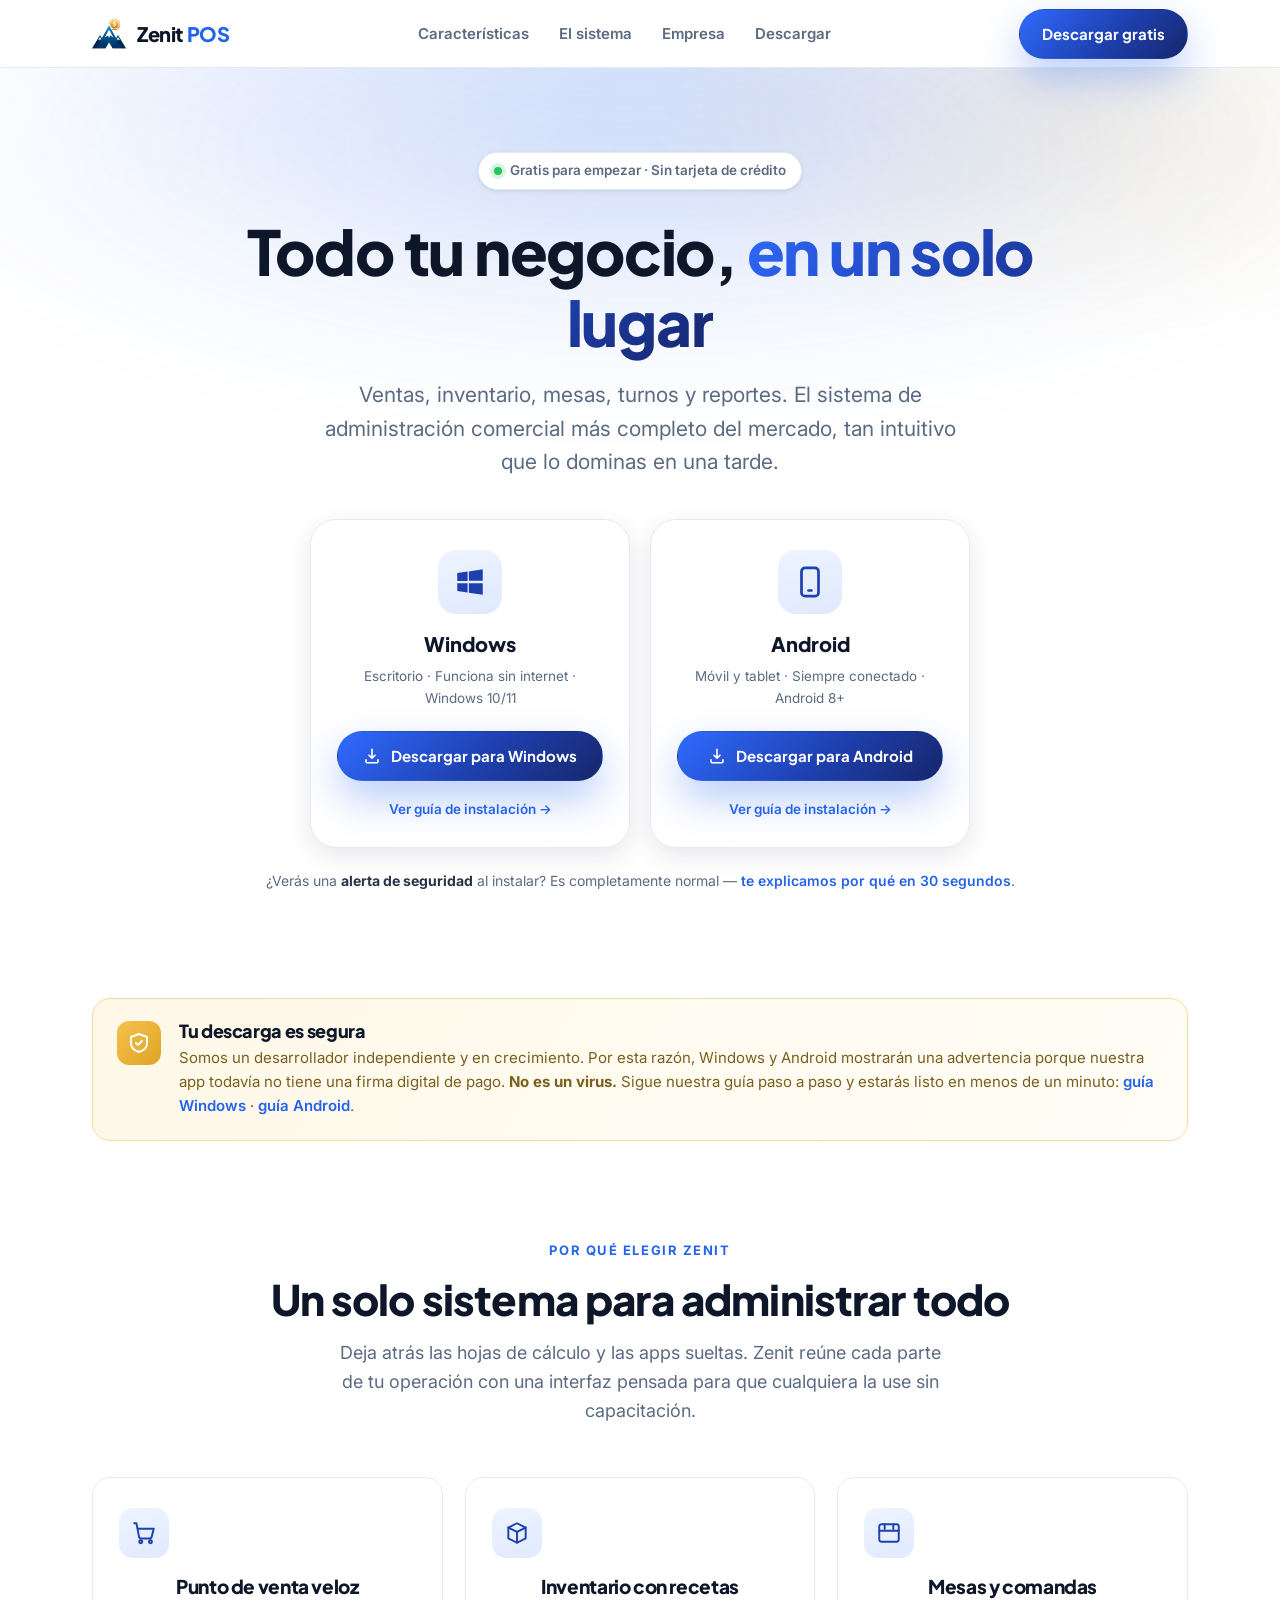
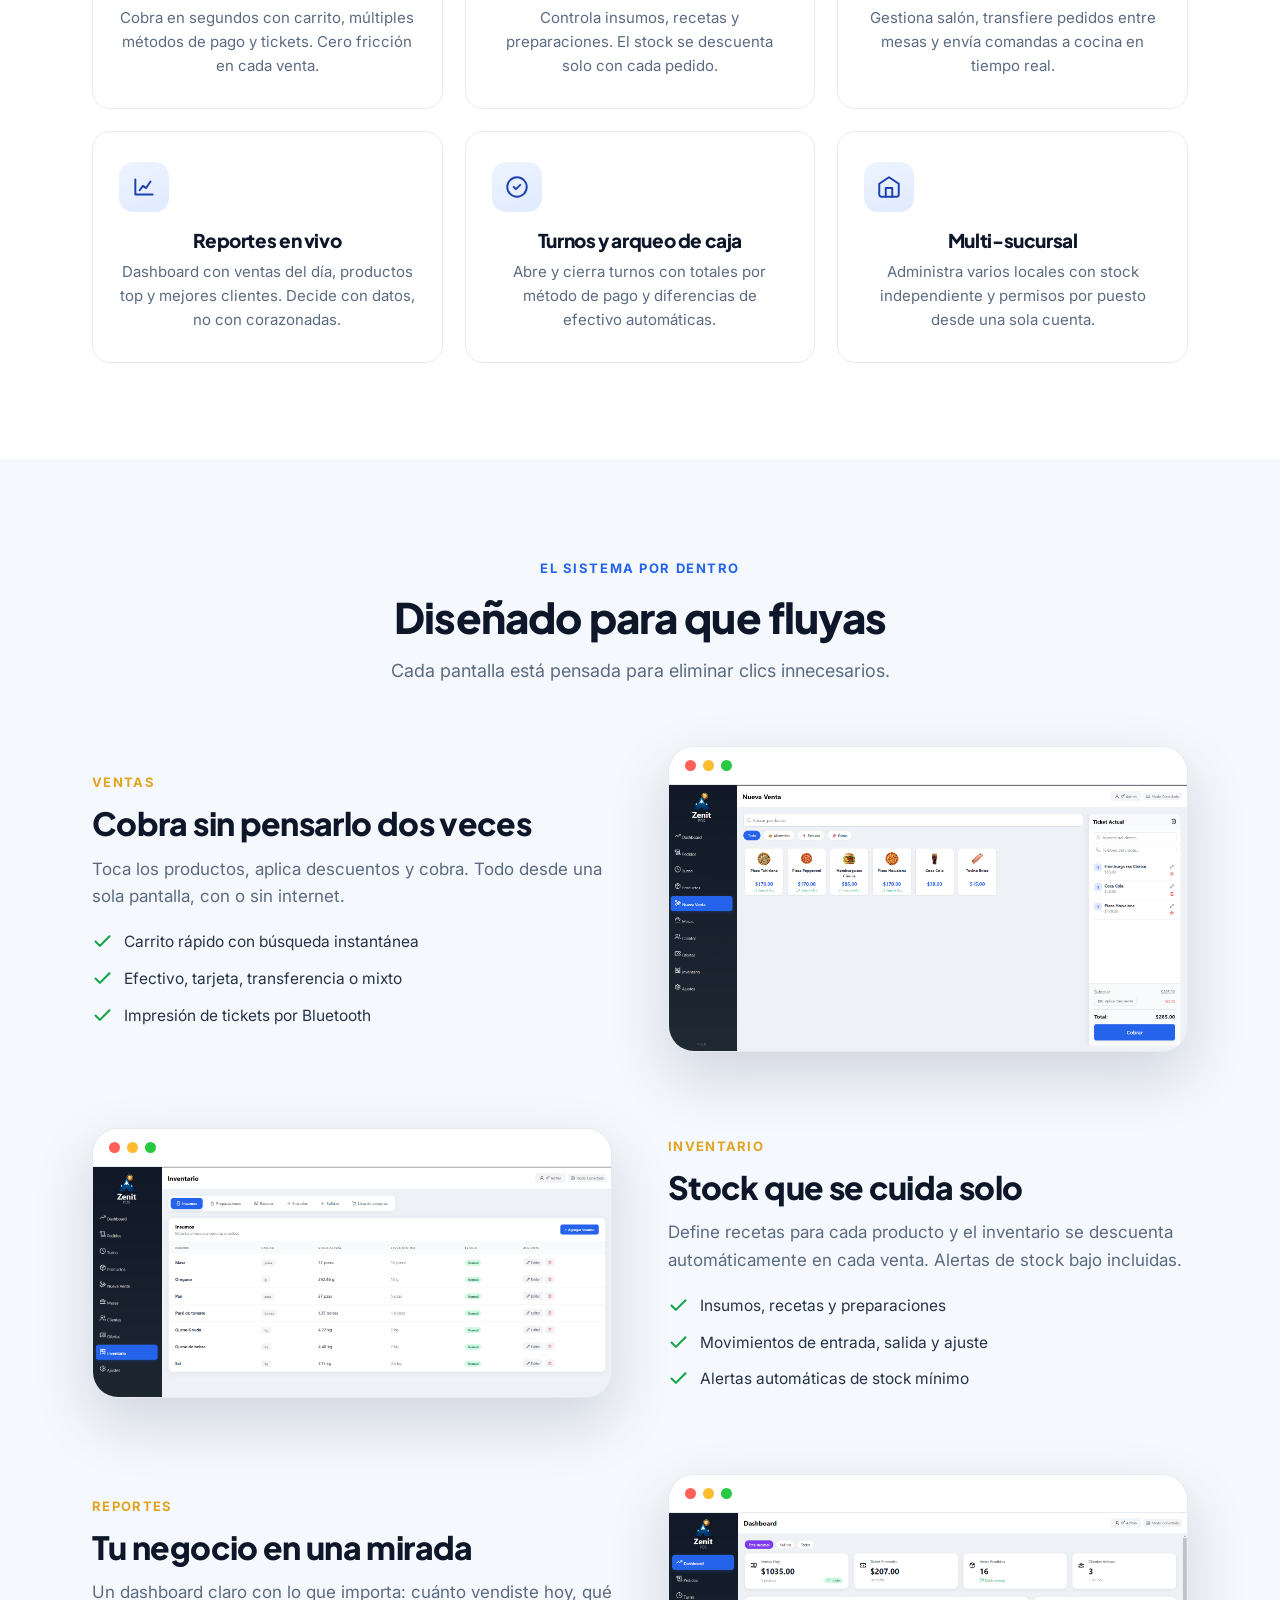
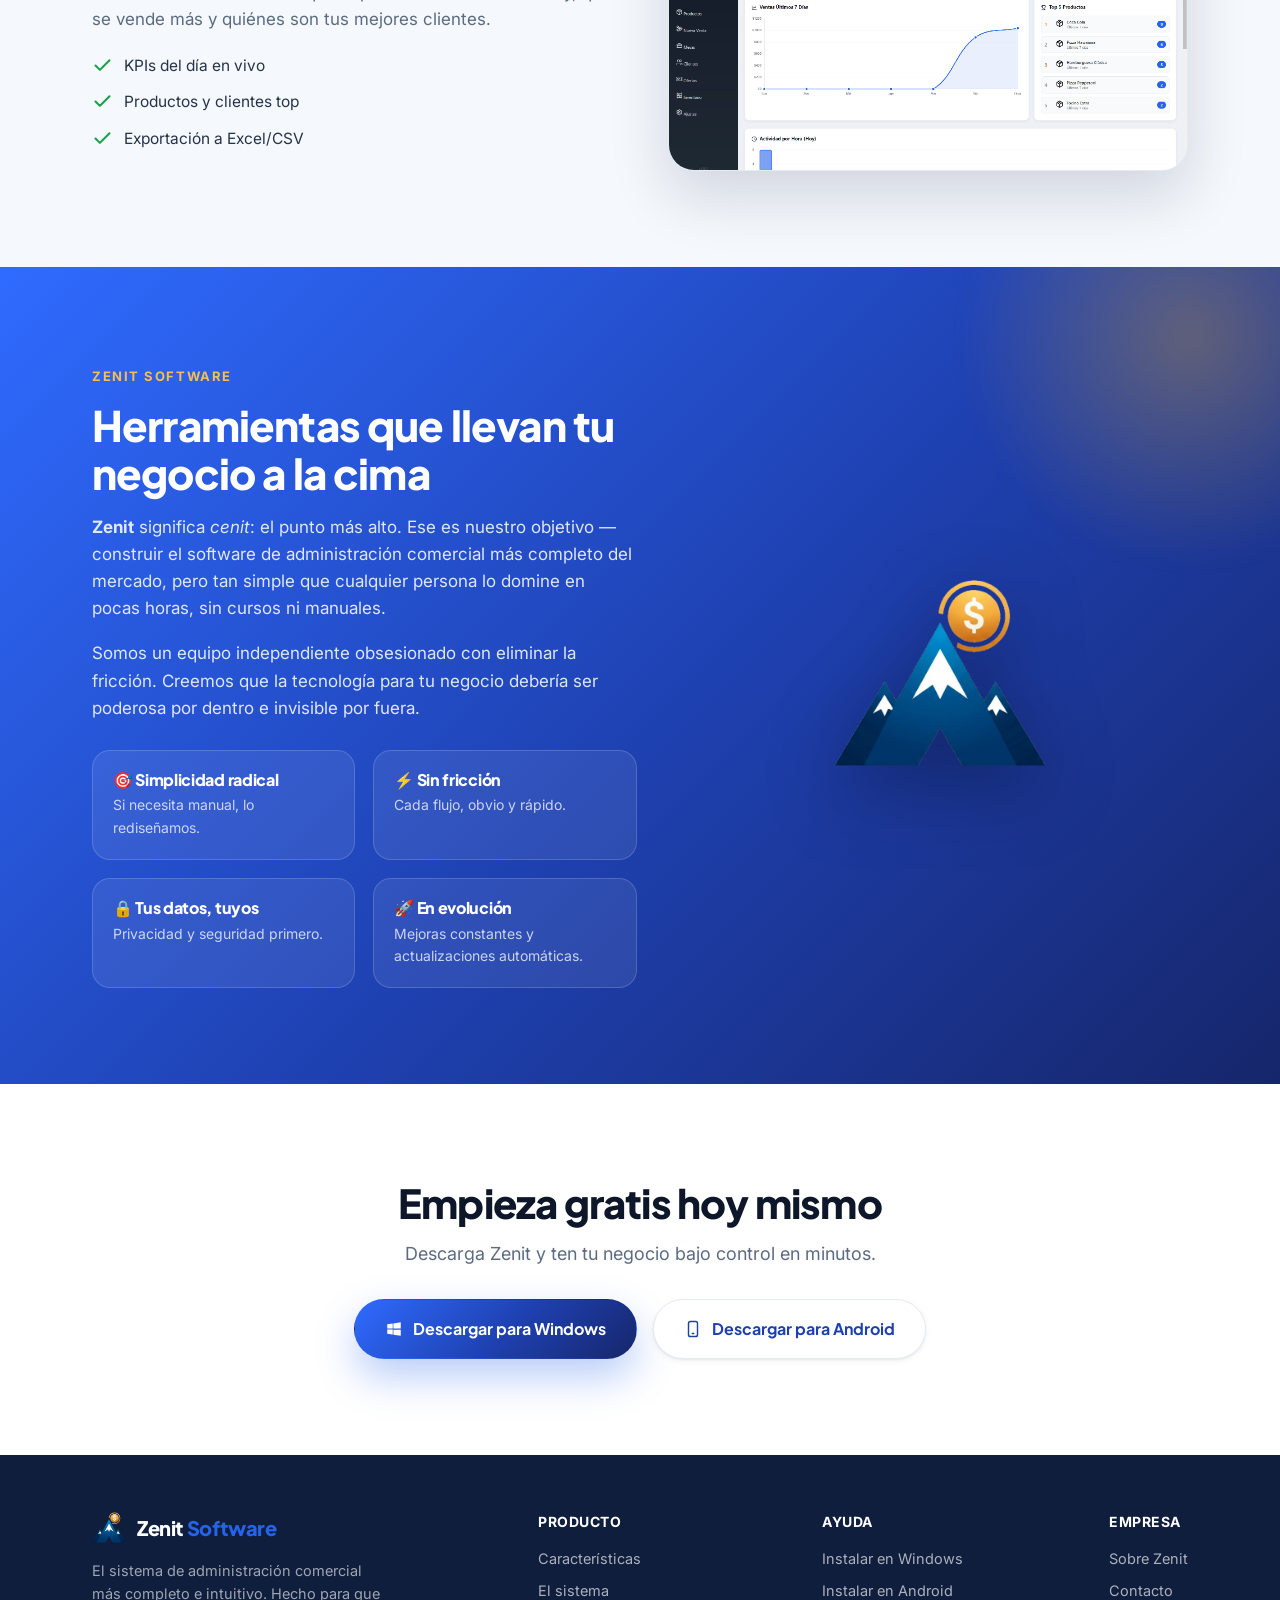
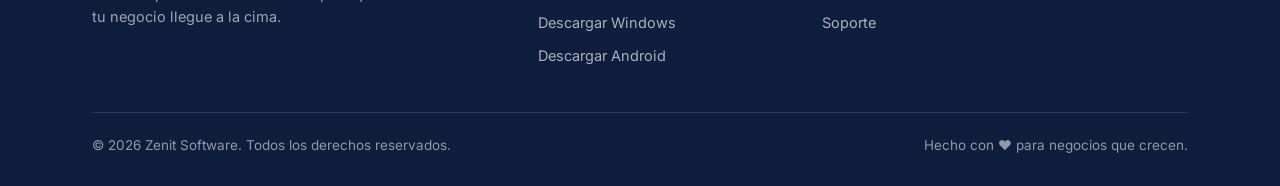
<file: index.html>
<!DOCTYPE html>
<html lang="es">
<head>
  <meta charset="UTF-8" />
  <meta name="viewport" content="width=device-width, initial-scale=1.0" />
  <title>Zenit POS — El sistema de administración comercial más completo e intuitivo</title>
  <meta name="description" content="Zenit POS: punto de venta, inventario, mesas, turnos y multi-sucursal en un solo lugar. Descarga gratis para Windows y Android." />
  <link rel="icon" type="image/png" href="assets/img/favicon.png" />
  <link rel="preconnect" href="https://fonts.googleapis.com" />
  <link rel="preconnect" href="https://fonts.gstatic.com" crossorigin />
  <link href="https://fonts.googleapis.com/css2?family=Inter:wght@400;500;600;700&family=Plus+Jakarta+Sans:wght@600;700;800&display=swap" rel="stylesheet" />
  <link rel="stylesheet" href="styles.css" />
</head>
<body>

  <!-- ================= NAVBAR ================= -->
  <header class="nav">
    <div class="contenedor nav__inner">
      <a href="index.html" class="marca">
        <img src="assets/img/logo.png" alt="Zenit" />
        <span class="marca__texto">Zenit<span> POS</span></span>
      </a>
      <nav class="nav__links">
        <a href="#caracteristicas">Características</a>
        <a href="#capturas">El sistema</a>
        <a href="#empresa">Empresa</a>
        <a href="#descargar">Descargar</a>
      </nav>
      <a href="#descargar" class="btn btn--primario nav__cta">Descargar gratis</a>
      <button class="menu-btn" aria-label="Menú" onclick="document.querySelector('.nav__links').classList.toggle('abierto')">
        <span></span><span></span><span></span>
      </button>
    </div>
  </header>

  <!-- ================= HERO ================= -->
  <section class="hero" id="descargar">
    <div class="hero__blob"></div>
    <div class="contenedor hero__inner">
      <span class="chip"><span class="chip__punto"></span> Gratis para empezar · Sin tarjeta de crédito</span>
      <h1>Todo tu negocio, <span class="destacado">en un solo lugar</span></h1>
      <p class="hero__sub">
        Ventas, inventario, mesas, turnos y reportes. El sistema de administración comercial
        más completo del mercado, tan intuitivo que lo dominas en una tarde.
      </p>

      <!-- Tarjetas de descarga -->
      <div class="descargas">
        <div class="dl-card">
          <div class="dl-card__icono">
            <!-- windows -->
            <svg viewBox="0 0 24 24" fill="currentColor"><path d="M3 5.6 10.3 4.6v6.7H3V5.6Zm0 12.8 7.3 1v-6.6H3v5.6Zm8.2 1.1L21 21V12.9h-9.8v6.6Zm0-14.9v6.6H21V3l-9.8 1.6Z"/></svg>
          </div>
          <div class="dl-card__plataforma">Windows</div>
          <div class="dl-card__meta">Escritorio · Funciona sin internet · Windows 10/11</div>
          <a href="descargar-windows.html" class="btn btn--primario">
            <svg viewBox="0 0 24 24" fill="none" stroke="currentColor" stroke-width="2.2" stroke-linecap="round" stroke-linejoin="round"><path d="M12 3v12m0 0 4-4m-4 4-4-4M4 17v2a2 2 0 0 0 2 2h12a2 2 0 0 0 2-2v-2"/></svg>
            Descargar para Windows
          </a>
          <a href="descargar-windows.html" class="dl-card__tutorial">Ver guía de instalación →</a>
        </div>

        <div class="dl-card">
          <div class="dl-card__icono">
            <!-- android / phone -->
            <svg viewBox="0 0 24 24" fill="none" stroke="currentColor" stroke-width="1.9" stroke-linecap="round" stroke-linejoin="round"><rect x="6" y="2" width="12" height="20" rx="2.5"/><path d="M11 18h2"/></svg>
          </div>
          <div class="dl-card__plataforma">Android</div>
          <div class="dl-card__meta">Móvil y tablet · Siempre conectado · Android 8+</div>
          <a href="descargar-android.html" class="btn btn--primario">
            <svg viewBox="0 0 24 24" fill="none" stroke="currentColor" stroke-width="2.2" stroke-linecap="round" stroke-linejoin="round"><path d="M12 3v12m0 0 4-4m-4 4-4-4M4 17v2a2 2 0 0 0 2 2h12a2 2 0 0 0 2-2v-2"/></svg>
            Descargar para Android
          </a>
          <a href="descargar-android.html" class="dl-card__tutorial">Ver guía de instalación →</a>
        </div>
      </div>

      <p class="hero__nota">
        ¿Verás una <strong>alerta de seguridad</strong> al instalar? Es completamente normal —
        <a href="descargar-windows.html" style="color:var(--azul);font-weight:600">te explicamos por qué en 30 segundos</a>.
      </p>
    </div>
  </section>

  <!-- ================= AVISO SEGURIDAD ================= -->
  <section class="contenedor" style="padding:34px 22px 0;">
    <div class="aviso reveal">
      <div class="aviso__icono">
        <svg viewBox="0 0 24 24" fill="none" stroke="currentColor" stroke-width="2" stroke-linecap="round" stroke-linejoin="round"><path d="M12 3 4 6v6c0 5 3.4 7.7 8 9 4.6-1.3 8-4 8-9V6l-8-3Z"/><path d="M9 12l2 2 4-4"/></svg>
      </div>
      <div>
        <h3>Tu descarga es segura</h3>
        <p>
          Somos un desarrollador independiente y en crecimiento. Por esta razón, Windows y Android
          mostrarán una advertencia porque nuestra app todavía no tiene una firma digital de pago.
          <strong>No es un virus.</strong> Sigue nuestra guía paso a paso y estarás listo en menos de un minuto:
          <a href="descargar-windows.html">guía Windows</a> · <a href="descargar-android.html">guía Android</a>.
        </p>
      </div>
    </div>
  </section>

  <!-- ================= CARACTERÍSTICAS ================= -->
  <section class="seccion" id="caracteristicas">
    <div class="contenedor centro">
      <span class="eyebrow">Por qué elegir Zenit</span>
      <h2 class="titulo-seccion">Un solo sistema para administrar todo</h2>
      <p class="subtitulo-seccion">
        Deja atrás las hojas de cálculo y las apps sueltas. Zenit reúne cada parte de tu
        operación con una interfaz pensada para que cualquiera la use sin capacitación.
      </p>

      <div class="grid-features">
        <div class="feature reveal">
          <div class="feature__icono"><svg viewBox="0 0 24 24" fill="none" stroke="currentColor" stroke-width="1.8" stroke-linecap="round" stroke-linejoin="round"><path d="M3 3h2l2.4 12.3a2 2 0 0 0 2 1.7h7.7a2 2 0 0 0 2-1.6L21 8H6"/><circle cx="9" cy="20" r="1.4"/><circle cx="18" cy="20" r="1.4"/></svg></div>
          <h3>Punto de venta veloz</h3>
          <p>Cobra en segundos con carrito, múltiples métodos de pago y tickets. Cero fricción en cada venta.</p>
        </div>
        <div class="feature reveal">
          <div class="feature__icono"><svg viewBox="0 0 24 24" fill="none" stroke="currentColor" stroke-width="1.8" stroke-linecap="round" stroke-linejoin="round"><path d="M20 7 12 3 4 7l8 4 8-4Z"/><path d="M4 7v10l8 4 8-4V7"/><path d="M12 11v10"/></svg></div>
          <h3>Inventario con recetas</h3>
          <p>Controla insumos, recetas y preparaciones. El stock se descuenta solo con cada pedido.</p>
        </div>
        <div class="feature reveal">
          <div class="feature__icono"><svg viewBox="0 0 24 24" fill="none" stroke="currentColor" stroke-width="1.8" stroke-linecap="round" stroke-linejoin="round"><rect x="3" y="4" width="18" height="16" rx="2"/><path d="M3 10h18M8 4v4M16 4v4"/></svg></div>
          <h3>Mesas y comandas</h3>
          <p>Gestiona salón, transfiere pedidos entre mesas y envía comandas a cocina en tiempo real.</p>
        </div>
        <div class="feature reveal">
          <div class="feature__icono"><svg viewBox="0 0 24 24" fill="none" stroke="currentColor" stroke-width="1.8" stroke-linecap="round" stroke-linejoin="round"><path d="M4 19V5m0 14h16M8 15l3-4 3 2 4-6"/></svg></div>
          <h3>Reportes en vivo</h3>
          <p>Dashboard con ventas del día, productos top y mejores clientes. Decide con datos, no con corazonadas.</p>
        </div>
        <div class="feature reveal">
          <div class="feature__icono"><svg viewBox="0 0 24 24" fill="none" stroke="currentColor" stroke-width="1.8" stroke-linecap="round" stroke-linejoin="round"><path d="M9 12l2 2 4-4"/><circle cx="12" cy="12" r="9"/></svg></div>
          <h3>Turnos y arqueo de caja</h3>
          <p>Abre y cierra turnos con totales por método de pago y diferencias de efectivo automáticas.</p>
        </div>
        <div class="feature reveal">
          <div class="feature__icono"><svg viewBox="0 0 24 24" fill="none" stroke="currentColor" stroke-width="1.8" stroke-linecap="round" stroke-linejoin="round"><path d="M3 9l9-6 9 6v10a2 2 0 0 1-2 2H5a2 2 0 0 1-2-2V9Z"/><path d="M9 21v-8h6v8"/></svg></div>
          <h3>Multi-sucursal</h3>
          <p>Administra varios locales con stock independiente y permisos por puesto desde una sola cuenta.</p>
        </div>
      </div>
    </div>
  </section>

  <!-- ================= SHOWCASE / CAPTURAS ================= -->
  <section class="seccion seccion--nube" id="capturas">
    <div class="contenedor">
      <div class="centro" style="margin-bottom:8px;">
        <span class="eyebrow">El sistema por dentro</span>
        <h2 class="titulo-seccion">Diseñado para que fluyas</h2>
        <p class="subtitulo-seccion">Cada pantalla está pensada para eliminar clics innecesarios.</p>
      </div>

      <div class="showcase">

        <!-- Fila 1 -->
        <div class="show-row reveal">
          <div class="show-row__txt">
            <span class="pico">Ventas</span>
            <h3>Cobra sin pensarlo dos veces</h3>
            <p>Toca los productos, aplica descuentos y cobra. Todo desde una sola pantalla, con o sin internet.</p>
            <ul class="lista-check">
              <li><svg viewBox="0 0 24 24" fill="none" stroke="currentColor" stroke-width="2.4" stroke-linecap="round" stroke-linejoin="round"><path d="M20 6 9 17l-5-5"/></svg> Carrito rápido con búsqueda instantánea</li>
              <li><svg viewBox="0 0 24 24" fill="none" stroke="currentColor" stroke-width="2.4" stroke-linecap="round" stroke-linejoin="round"><path d="M20 6 9 17l-5-5"/></svg> Efectivo, tarjeta, transferencia o mixto</li>
              <li><svg viewBox="0 0 24 24" fill="none" stroke="currentColor" stroke-width="2.4" stroke-linecap="round" stroke-linejoin="round"><path d="M20 6 9 17l-5-5"/></svg> Impresión de tickets por Bluetooth</li>
            </ul>
          </div>
          <div class="captura">
            <div class="captura__barra"><i></i><i></i><i></i></div>
            <img src="assets/img/captura-ventas.png" alt="Pantalla de ventas de Zenit POS" />
          </div>
        </div>

        <!-- Fila 2 -->
        <div class="show-row reveal">
          <div class="show-row__txt">
            <span class="pico">Inventario</span>
            <h3>Stock que se cuida solo</h3>
            <p>Define recetas para cada producto y el inventario se descuenta automáticamente en cada venta. Alertas de stock bajo incluidas.</p>
            <ul class="lista-check">
              <li><svg viewBox="0 0 24 24" fill="none" stroke="currentColor" stroke-width="2.4" stroke-linecap="round" stroke-linejoin="round"><path d="M20 6 9 17l-5-5"/></svg> Insumos, recetas y preparaciones</li>
              <li><svg viewBox="0 0 24 24" fill="none" stroke="currentColor" stroke-width="2.4" stroke-linecap="round" stroke-linejoin="round"><path d="M20 6 9 17l-5-5"/></svg> Movimientos de entrada, salida y ajuste</li>
              <li><svg viewBox="0 0 24 24" fill="none" stroke="currentColor" stroke-width="2.4" stroke-linecap="round" stroke-linejoin="round"><path d="M20 6 9 17l-5-5"/></svg> Alertas automáticas de stock mínimo</li>
            </ul>
          </div>
          <div class="captura">
            <div class="captura__barra"><i></i><i></i><i></i></div>
            <img src="assets/img/captura-inventario.png" alt="Inventario e insumos de Zenit POS" />
          </div>
        </div>

        <!-- Fila 3 -->
        <div class="show-row reveal">
          <div class="show-row__txt">
            <span class="pico">Reportes</span>
            <h3>Tu negocio en una mirada</h3>
            <p>Un dashboard claro con lo que importa: cuánto vendiste hoy, qué se vende más y quiénes son tus mejores clientes.</p>
            <ul class="lista-check">
              <li><svg viewBox="0 0 24 24" fill="none" stroke="currentColor" stroke-width="2.4" stroke-linecap="round" stroke-linejoin="round"><path d="M20 6 9 17l-5-5"/></svg> KPIs del día en vivo</li>
              <li><svg viewBox="0 0 24 24" fill="none" stroke="currentColor" stroke-width="2.4" stroke-linecap="round" stroke-linejoin="round"><path d="M20 6 9 17l-5-5"/></svg> Productos y clientes top</li>
              <li><svg viewBox="0 0 24 24" fill="none" stroke="currentColor" stroke-width="2.4" stroke-linecap="round" stroke-linejoin="round"><path d="M20 6 9 17l-5-5"/></svg> Exportación a Excel/CSV</li>
            </ul>
          </div>
          <div class="captura">
            <div class="captura__barra"><i></i><i></i><i></i></div>
            <img src="assets/img/captura-dashboard.png" alt="Dashboard de reportes de Zenit POS" />
          </div>
        </div>

      </div>
    </div>
  </section>

  <!-- ================= EMPRESA ================= -->
  <section class="seccion empresa" id="empresa">
    <div class="empresa__blob"></div>
    <div class="contenedor">
      <div class="empresa__grid">
        <div>
          <span class="eyebrow">Zenit Software</span>
          <h2 class="titulo-seccion">Herramientas que llevan tu negocio a la cima</h2>
          <p>
            <strong>Zenit</strong> significa <em>cenit</em>: el punto más alto. Ese es nuestro objetivo — construir
            el software de administración comercial más completo del mercado, pero tan simple que
            cualquier persona lo domine en pocas horas, sin cursos ni manuales.
          </p>
          <p>
            Somos un equipo independiente obsesionado con eliminar la fricción. Creemos que la
            tecnología para tu negocio debería ser poderosa por dentro e invisible por fuera.
          </p>
          <div class="valores">
            <div class="valor"><h4>🎯 Simplicidad radical</h4><p>Si necesita manual, lo rediseñamos.</p></div>
            <div class="valor"><h4>⚡ Sin fricción</h4><p>Cada flujo, obvio y rápido.</p></div>
            <div class="valor"><h4>🔒 Tus datos, tuyos</h4><p>Privacidad y seguridad primero.</p></div>
            <div class="valor"><h4>🚀 En evolución</h4><p>Mejoras constantes y actualizaciones automáticas.</p></div>
          </div>
        </div>
        <div class="empresa__logo-wrap">
          <img src="assets/img/logo.png" alt="Logo de Zenit Software" />
        </div>
      </div>
    </div>
  </section>

  <!-- ================= CTA FINAL ================= -->
  <section class="seccion cta-final">
    <div class="contenedor">
      <h2>Empieza gratis hoy mismo</h2>
      <p>Descarga Zenit y ten tu negocio bajo control en minutos.</p>
      <div class="cta-final__botones">
        <a href="descargar-windows.html" class="btn btn--primario btn--grande">
          <svg viewBox="0 0 24 24" fill="currentColor"><path d="M3 5.6 10.3 4.6v6.7H3V5.6Zm0 12.8 7.3 1v-6.6H3v5.6Zm8.2 1.1L21 21V12.9h-9.8v6.6Zm0-14.9v6.6H21V3l-9.8 1.6Z"/></svg>
          Descargar para Windows
        </a>
        <a href="descargar-android.html" class="btn btn--claro btn--grande">
          <svg viewBox="0 0 24 24" fill="none" stroke="currentColor" stroke-width="1.9" stroke-linecap="round" stroke-linejoin="round"><rect x="6" y="2" width="12" height="20" rx="2.5"/><path d="M11 18h2"/></svg>
          Descargar para Android
        </a>
      </div>
    </div>
  </section>

  <!-- ================= FOOTER ================= -->
  <footer class="footer">
    <div class="contenedor">
      <div class="footer__top">
        <div>
          <a href="index.html" class="marca">
            <img src="assets/img/logo.png" alt="Zenit" style="width:34px;height:34px" />
            <span class="marca__texto">Zenit<span> Software</span></span>
          </a>
          <p class="footer__desc">El sistema de administración comercial más completo e intuitivo. Hecho para que tu negocio llegue a la cima.</p>
        </div>
        <div class="footer__col">
          <h5>Producto</h5>
          <a href="#caracteristicas">Características</a>
          <a href="#capturas">El sistema</a>
          <a href="descargar-windows.html">Descargar Windows</a>
          <a href="descargar-android.html">Descargar Android</a>
        </div>
        <div class="footer__col">
          <h5>Ayuda</h5>
          <a href="descargar-windows.html">Instalar en Windows</a>
          <a href="descargar-android.html">Instalar en Android</a>
          <a href="mailto:jsimonbenitezc@gmail.com">Soporte</a>
        </div>
        <div class="footer__col">
          <h5>Empresa</h5>
          <a href="#empresa">Sobre Zenit</a>
          <a href="mailto:jsimonbenitezc@gmail.com">Contacto</a>
        </div>
      </div>
      <div class="footer__bottom">
        <span>© 2026 Zenit Software. Todos los derechos reservados.</span>
        <span>Hecho con ❤ para negocios que crecen.</span>
      </div>
    </div>
  </footer>

  <script>
    // Animación de aparición al hacer scroll
    const obs = new IntersectionObserver((entries) => {
      entries.forEach(e => { if (e.isIntersecting) { e.target.classList.add('visible'); obs.unobserve(e.target); } });
    }, { threshold: 0.12 });
    document.querySelectorAll('.reveal').forEach(el => obs.observe(el));
  </script>
</body>
</html>
</file>
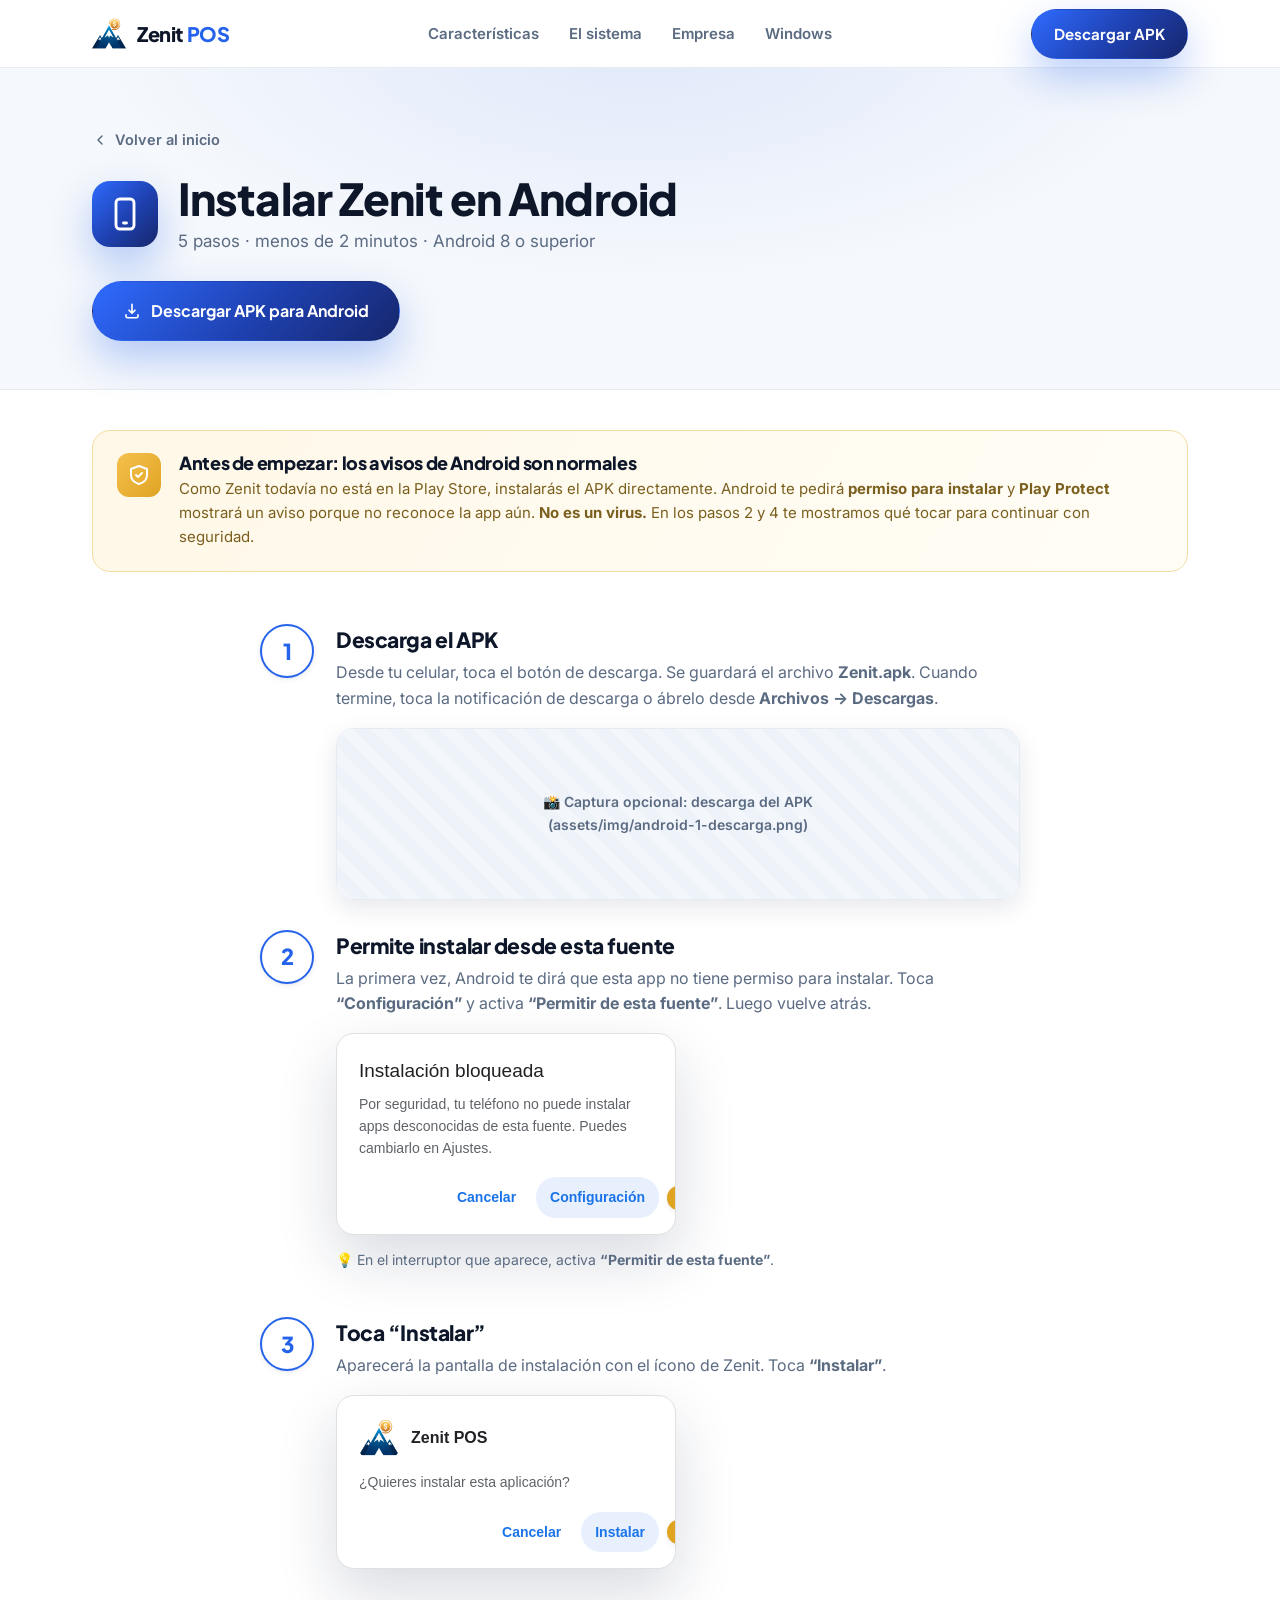
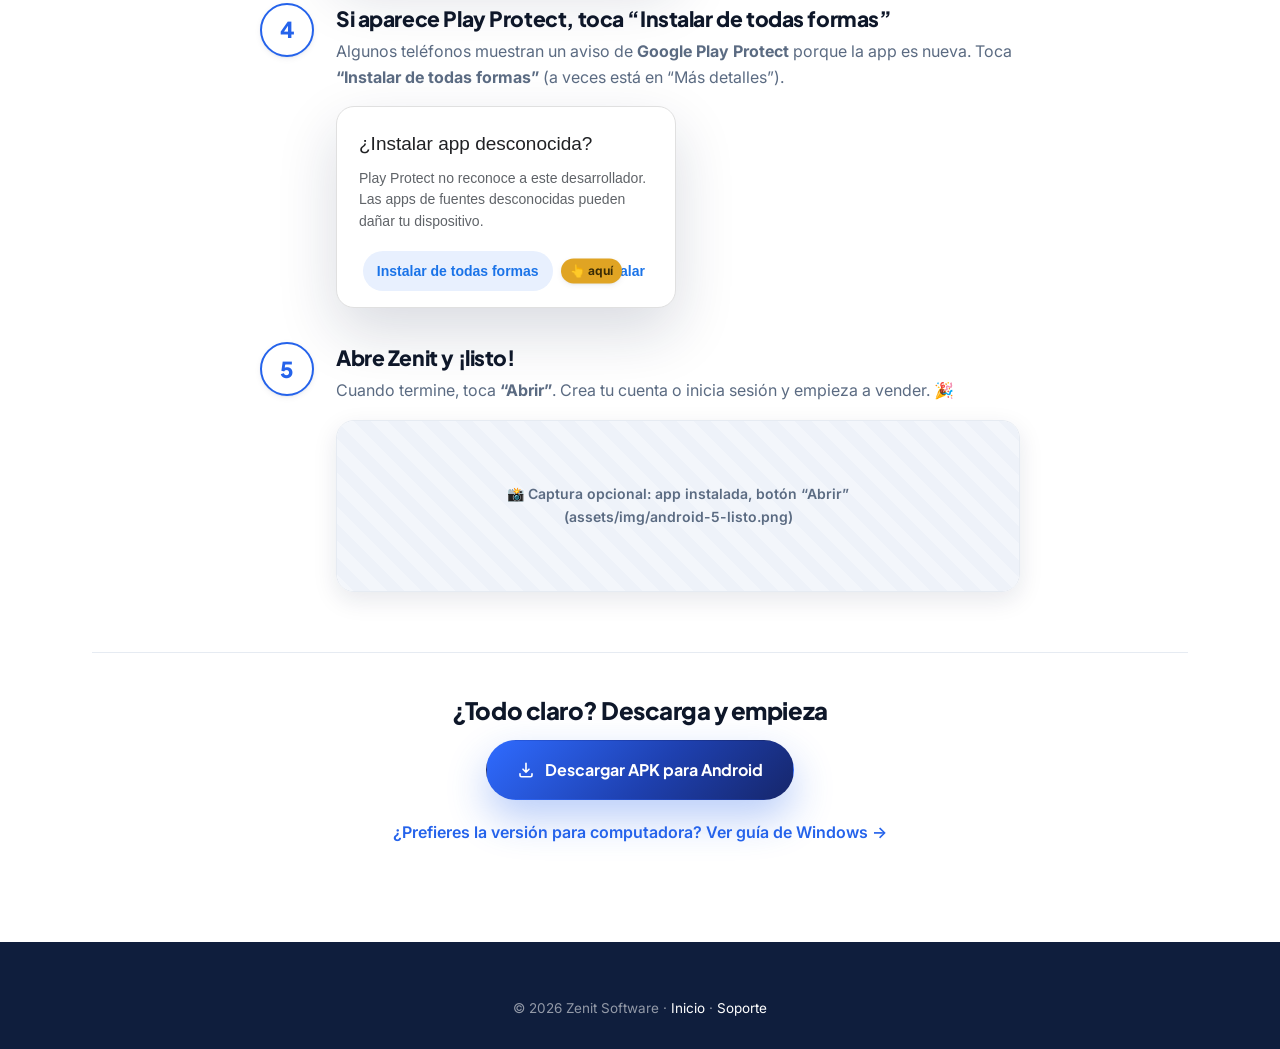
<file: descargar-android.html>
<!DOCTYPE html>
<html lang="es">
<head>
  <meta charset="UTF-8" />
  <meta name="viewport" content="width=device-width, initial-scale=1.0" />
  <title>Instalar Zenit POS en Android — Guía paso a paso</title>
  <meta name="description" content="Descarga e instala Zenit POS en Android (APK). Guía con capturas para permitir la instalación y pasar el aviso de Play Protect." />
  <link rel="icon" type="image/png" href="assets/img/favicon.png" />
  <link rel="preconnect" href="https://fonts.googleapis.com" />
  <link rel="preconnect" href="https://fonts.gstatic.com" crossorigin />
  <link href="https://fonts.googleapis.com/css2?family=Inter:wght@400;500;600;700&family=Plus+Jakarta+Sans:wght@600;700;800&display=swap" rel="stylesheet" />
  <link rel="stylesheet" href="styles.css" />
</head>
<body>

  <!-- NAVBAR -->
  <header class="nav">
    <div class="contenedor nav__inner">
      <a href="index.html" class="marca">
        <img src="assets/img/logo.png" alt="Zenit" />
        <span class="marca__texto">Zenit<span> POS</span></span>
      </a>
      <nav class="nav__links">
        <a href="index.html#caracteristicas">Características</a>
        <a href="index.html#capturas">El sistema</a>
        <a href="index.html#empresa">Empresa</a>
        <a href="descargar-windows.html">Windows</a>
      </nav>
      <a href="https://github.com/jsimonbenitezc-gif/zenit-pos/releases/latest" class="btn btn--primario nav__cta">Descargar APK</a>
    </div>
  </header>

  <!-- HERO TUTORIAL -->
  <section class="tut-hero">
    <div class="contenedor">
      <a href="index.html" class="volver">
        <svg viewBox="0 0 24 24" fill="none" stroke="currentColor" stroke-width="2.2" stroke-linecap="round" stroke-linejoin="round"><path d="m15 18-6-6 6-6"/></svg>
        Volver al inicio
      </a>
      <div class="tut-hero__head">
        <div class="tut-hero__icono">
          <svg viewBox="0 0 24 24" fill="none" stroke="currentColor" stroke-width="1.9" stroke-linecap="round" stroke-linejoin="round"><rect x="6" y="2" width="12" height="20" rx="2.5"/><path d="M11 18h2"/></svg>
        </div>
        <div>
          <h1>Instalar Zenit en Android</h1>
          <p>5 pasos · menos de 2 minutos · Android 8 o superior</p>
        </div>
      </div>

      <a href="https://github.com/jsimonbenitezc-gif/zenit-pos/releases/latest" class="btn btn--primario btn--grande">
        <svg viewBox="0 0 24 24" fill="none" stroke="currentColor" stroke-width="2.2" stroke-linecap="round" stroke-linejoin="round"><path d="M12 3v12m0 0 4-4m-4 4-4-4M4 17v2a2 2 0 0 0 2 2h12a2 2 0 0 0 2-2v-2"/></svg>
        Descargar APK para Android
      </a>
    </div>
  </section>

  <!-- AVISO CLAVE -->
  <section class="contenedor" style="padding:40px 22px 0;">
    <div class="aviso">
      <div class="aviso__icono">
        <svg viewBox="0 0 24 24" fill="none" stroke="currentColor" stroke-width="2" stroke-linecap="round" stroke-linejoin="round"><path d="M12 3 4 6v6c0 5 3.4 7.7 8 9 4.6-1.3 8-4 8-9V6l-8-3Z"/><path d="M9 12l2 2 4-4"/></svg>
      </div>
      <div>
        <h3>Antes de empezar: los avisos de Android son normales</h3>
        <p>
          Como Zenit todavía no está en la Play Store, instalarás el APK directamente. Android te pedirá
          <b>permiso para instalar</b> y <b>Play Protect</b> mostrará un aviso porque no reconoce la app aún.
          <strong>No es un virus.</strong> En los pasos 2 y 4 te mostramos qué tocar para continuar con seguridad.
        </p>
      </div>
    </div>
  </section>

  <!-- PASOS -->
  <section class="seccion" style="padding-top:52px;">
    <div class="contenedor">
      <div class="pasos">

        <!-- PASO 1 -->
        <div class="paso">
          <div class="paso__num">1</div>
          <div class="paso__cuerpo">
            <h3>Descarga el APK</h3>
            <p>Desde tu celular, toca el botón de descarga. Se guardará el archivo <b>Zenit.apk</b>. Cuando termine, toca la notificación de descarga o ábrelo desde <b>Archivos → Descargas</b>.</p>
            <div class="captura-paso"><div class="captura-paso__ph">📸 Captura opcional: descarga del APK<br>(assets/img/android-1-descarga.png)</div></div>
          </div>
        </div>

        <!-- PASO 2 -->
        <div class="paso">
          <div class="paso__num">2</div>
          <div class="paso__cuerpo">
            <h3>Permite instalar desde esta fuente</h3>
            <p>La primera vez, Android te dirá que esta app no tiene permiso para instalar. Toca <b>“Configuración”</b> y activa <b>“Permitir de esta fuente”</b>. Luego vuelve atrás.</p>

            <!-- Mock diálogo permiso -->
            <div class="dlg dlg--android">
              <div class="dlg__body">
                <div class="dlg__title">Instalación bloqueada</div>
                <p class="dlg__text">Por seguridad, tu teléfono no puede instalar apps desconocidas de esta fuente. Puedes cambiarlo en Ajustes.</p>
              </div>
              <div class="dlg__foot">
                <span class="dlg__link">Cancelar</span>
                <span class="dlg__link dlg__link--fuerte resalta">Configuración</span>
              </div>
            </div>
            <p style="font-size:14px;color:var(--texto-suave);margin-top:14px;">💡 En el interruptor que aparece, activa <b>“Permitir de esta fuente”</b>.</p>
          </div>
        </div>

        <!-- PASO 3 -->
        <div class="paso">
          <div class="paso__num">3</div>
          <div class="paso__cuerpo">
            <h3>Toca “Instalar”</h3>
            <p>Aparecerá la pantalla de instalación con el ícono de Zenit. Toca <b>“Instalar”</b>.</p>

            <div class="dlg dlg--android">
              <div class="dlg__body">
                <div class="dlg__app">
                  <img src="assets/img/logo.png" alt="Zenit" />
                  <b style="font-size:16px;color:#202124">Zenit POS</b>
                </div>
                <p class="dlg__text">¿Quieres instalar esta aplicación?</p>
              </div>
              <div class="dlg__foot">
                <span class="dlg__link">Cancelar</span>
                <span class="dlg__link dlg__link--fuerte resalta">Instalar</span>
              </div>
            </div>
          </div>
        </div>

        <!-- PASO 4 -->
        <div class="paso">
          <div class="paso__num">4</div>
          <div class="paso__cuerpo">
            <h3>Si aparece Play Protect, toca “Instalar de todas formas”</h3>
            <p>Algunos teléfonos muestran un aviso de <b>Google Play Protect</b> porque la app es nueva. Toca <b>“Instalar de todas formas”</b> (a veces está en “Más detalles”).</p>

            <div class="dlg dlg--android">
              <div class="dlg__body">
                <div class="dlg__title">¿Instalar app desconocida?</div>
                <p class="dlg__text">Play Protect no reconoce a este desarrollador. Las apps de fuentes desconocidas pueden dañar tu dispositivo.</p>
              </div>
              <div class="dlg__foot">
                <span class="dlg__link dlg__link--fuerte resalta">Instalar de todas formas</span>
                <span class="dlg__link">No instalar</span>
              </div>
            </div>
          </div>
        </div>

        <!-- PASO 5 -->
        <div class="paso">
          <div class="paso__num">5</div>
          <div class="paso__cuerpo">
            <h3>Abre Zenit y ¡listo!</h3>
            <p>Cuando termine, toca <b>“Abrir”</b>. Crea tu cuenta o inicia sesión y empieza a vender. 🎉</p>
            <div class="captura-paso"><div class="captura-paso__ph">📸 Captura opcional: app instalada, botón “Abrir”<br>(assets/img/android-5-listo.png)</div></div>
          </div>
        </div>

      </div>

      <!-- CTA -->
      <div class="tut-cta">
        <h3>¿Todo claro? Descarga y empieza</h3>
        <a href="https://github.com/jsimonbenitezc-gif/zenit-pos/releases/latest" class="btn btn--primario btn--grande">
          <svg viewBox="0 0 24 24" fill="none" stroke="currentColor" stroke-width="2.2" stroke-linecap="round" stroke-linejoin="round"><path d="M12 3v12m0 0 4-4m-4 4-4-4M4 17v2a2 2 0 0 0 2 2h12a2 2 0 0 0 2-2v-2"/></svg>
          Descargar APK para Android
        </a>
        <p style="margin-top:20px"><a href="descargar-windows.html" style="color:var(--azul);font-weight:600">¿Prefieres la versión para computadora? Ver guía de Windows →</a></p>
      </div>
    </div>
  </section>

  <!-- FOOTER -->
  <footer class="footer">
    <div class="contenedor">
      <div class="footer__bottom" style="border:0;padding-top:0;justify-content:center;text-align:center">
        <span>© 2026 Zenit Software · <a href="index.html" style="color:#fff">Inicio</a> · <a href="mailto:jsimonbenitezc@gmail.com" style="color:#fff">Soporte</a></span>
      </div>
    </div>
  </footer>

  <script src="descargas.js"></script>
</body>
</html>
</file>
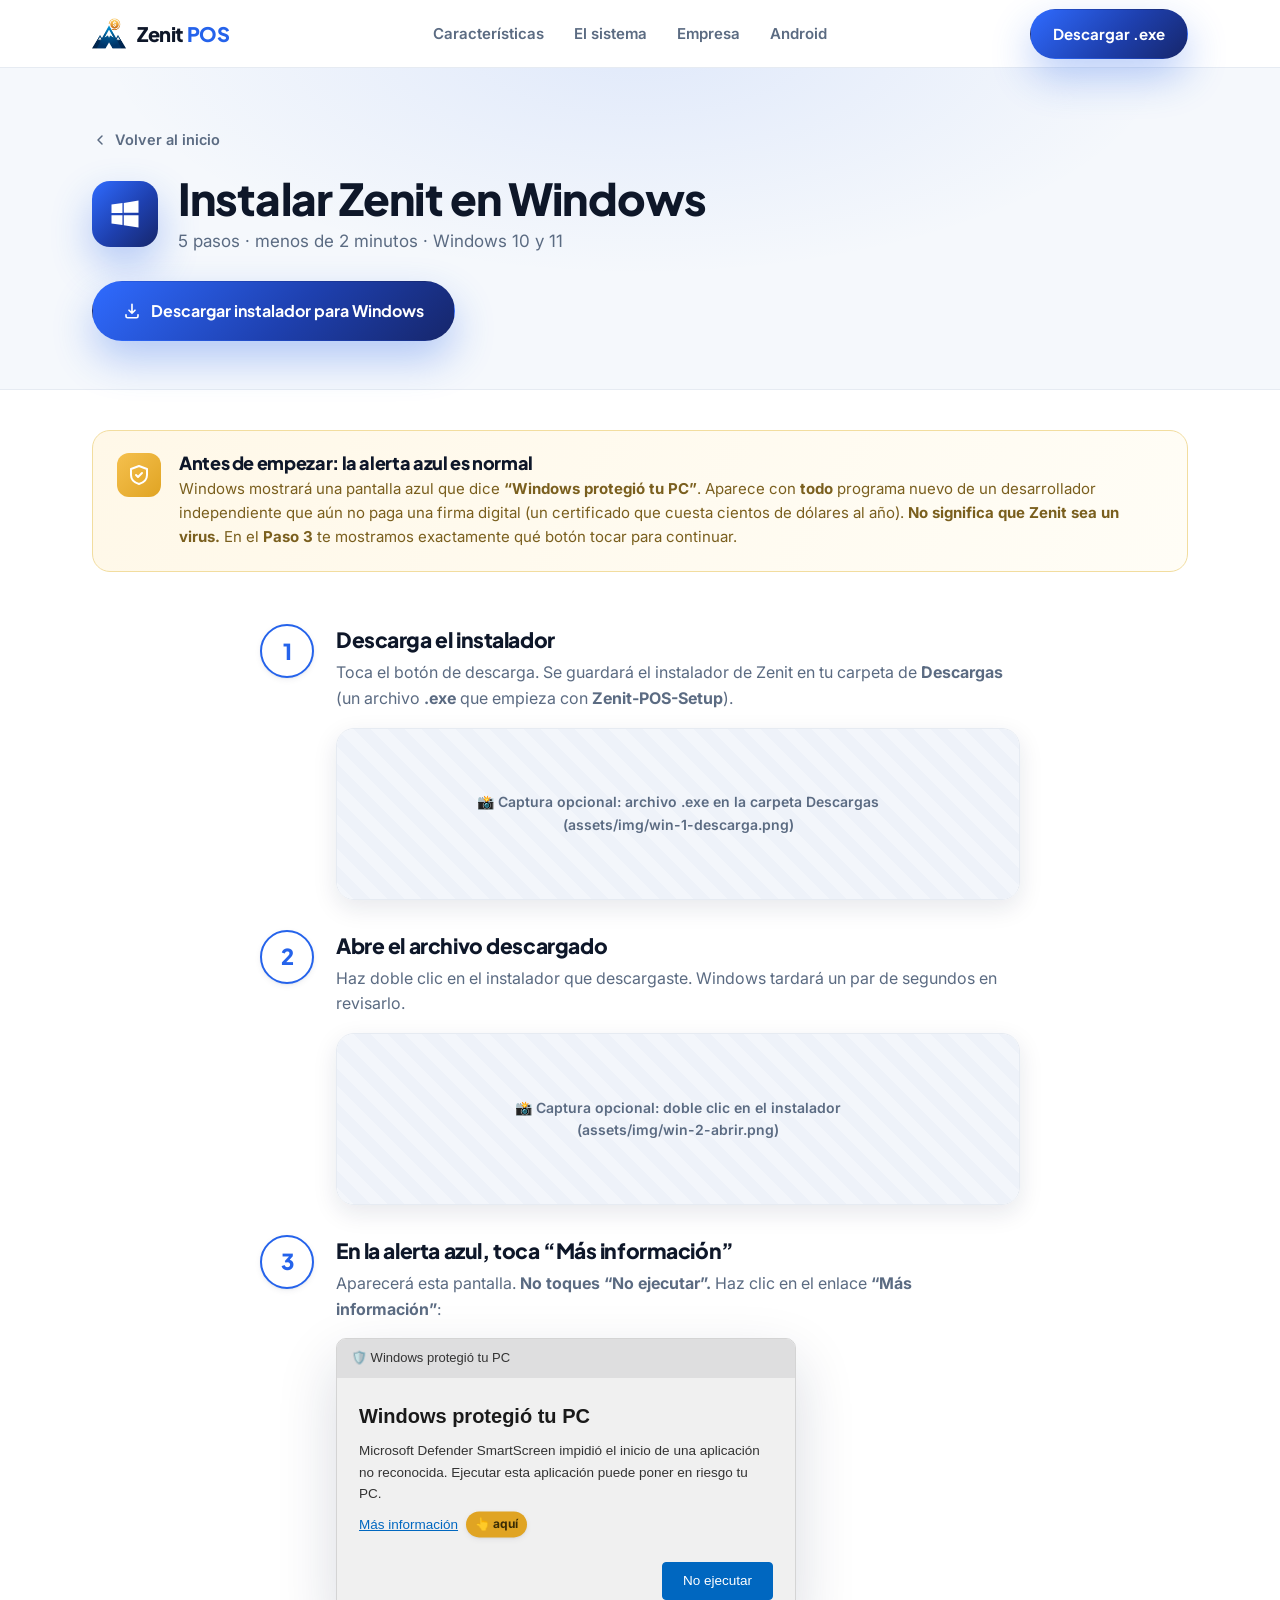
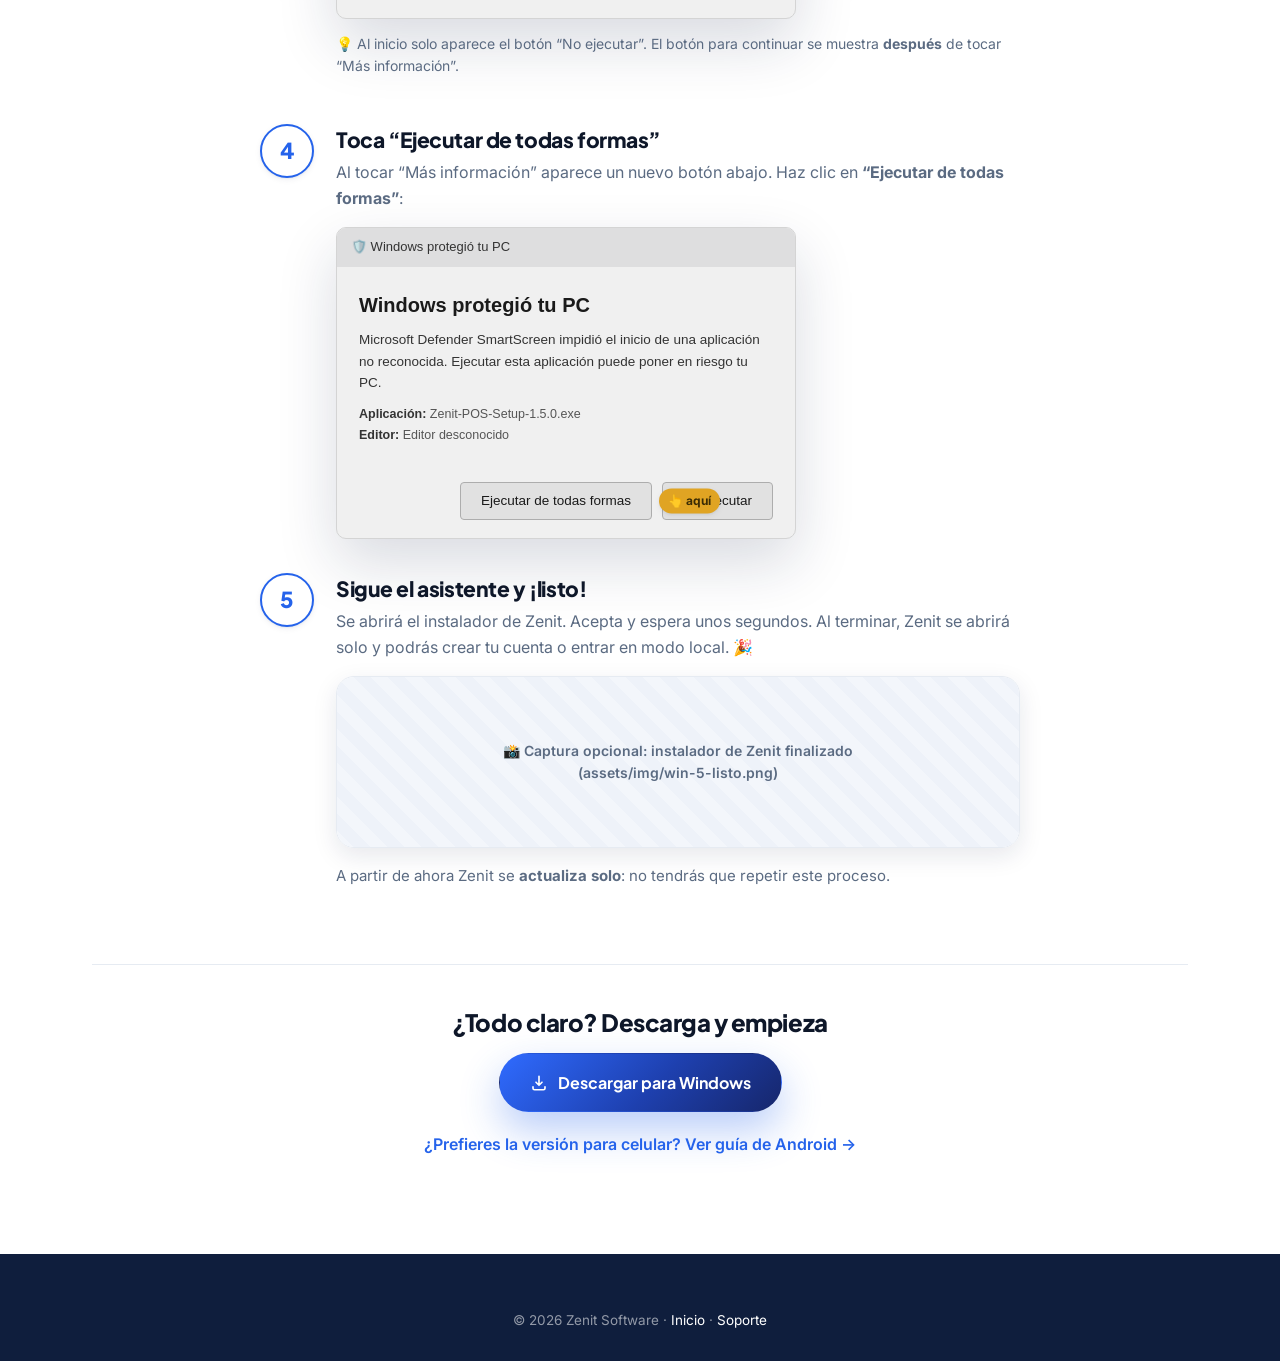
<file: descargar-windows.html>
<!DOCTYPE html>
<html lang="es">
<head>
  <meta charset="UTF-8" />
  <meta name="viewport" content="width=device-width, initial-scale=1.0" />
  <title>Instalar Zenit POS en Windows — Guía paso a paso</title>
  <meta name="description" content="Descarga e instala Zenit POS en Windows. Guía con capturas para pasar la alerta de seguridad de Windows sin problemas." />
  <link rel="icon" type="image/png" href="assets/img/favicon.png" />
  <link rel="preconnect" href="https://fonts.googleapis.com" />
  <link rel="preconnect" href="https://fonts.gstatic.com" crossorigin />
  <link href="https://fonts.googleapis.com/css2?family=Inter:wght@400;500;600;700&family=Plus+Jakarta+Sans:wght@600;700;800&display=swap" rel="stylesheet" />
  <link rel="stylesheet" href="styles.css" />
</head>
<body>

  <!-- NAVBAR -->
  <header class="nav">
    <div class="contenedor nav__inner">
      <a href="index.html" class="marca">
        <img src="assets/img/logo.png" alt="Zenit" />
        <span class="marca__texto">Zenit<span> POS</span></span>
      </a>
      <nav class="nav__links">
        <a href="index.html#caracteristicas">Características</a>
        <a href="index.html#capturas">El sistema</a>
        <a href="index.html#empresa">Empresa</a>
        <a href="descargar-android.html">Android</a>
      </nav>
      <a href="https://github.com/jsimonbenitezc-gif/zenit-pos/releases/latest" class="btn btn--primario nav__cta">Descargar .exe</a>
    </div>
  </header>

  <!-- HERO TUTORIAL -->
  <section class="tut-hero">
    <div class="contenedor">
      <a href="index.html" class="volver">
        <svg viewBox="0 0 24 24" fill="none" stroke="currentColor" stroke-width="2.2" stroke-linecap="round" stroke-linejoin="round"><path d="m15 18-6-6 6-6"/></svg>
        Volver al inicio
      </a>
      <div class="tut-hero__head">
        <div class="tut-hero__icono">
          <svg viewBox="0 0 24 24" fill="currentColor"><path d="M3 5.6 10.3 4.6v6.7H3V5.6Zm0 12.8 7.3 1v-6.6H3v5.6Zm8.2 1.1L21 21V12.9h-9.8v6.6Zm0-14.9v6.6H21V3l-9.8 1.6Z"/></svg>
        </div>
        <div>
          <h1>Instalar Zenit en Windows</h1>
          <p>5 pasos · menos de 2 minutos · Windows 10 y 11</p>
        </div>
      </div>

      <a href="https://github.com/jsimonbenitezc-gif/zenit-pos/releases/latest" class="btn btn--primario btn--grande">
        <svg viewBox="0 0 24 24" fill="none" stroke="currentColor" stroke-width="2.2" stroke-linecap="round" stroke-linejoin="round"><path d="M12 3v12m0 0 4-4m-4 4-4-4M4 17v2a2 2 0 0 0 2 2h12a2 2 0 0 0 2-2v-2"/></svg>
        Descargar instalador para Windows
      </a>
    </div>
  </section>

  <!-- AVISO CLAVE -->
  <section class="contenedor" style="padding:40px 22px 0;">
    <div class="aviso">
      <div class="aviso__icono">
        <svg viewBox="0 0 24 24" fill="none" stroke="currentColor" stroke-width="2" stroke-linecap="round" stroke-linejoin="round"><path d="M12 3 4 6v6c0 5 3.4 7.7 8 9 4.6-1.3 8-4 8-9V6l-8-3Z"/><path d="M9 12l2 2 4-4"/></svg>
      </div>
      <div>
        <h3>Antes de empezar: la alerta azul es normal</h3>
        <p>
          Windows mostrará una pantalla azul que dice <b>“Windows protegió tu PC”</b>. Aparece con
          <b>todo</b> programa nuevo de un desarrollador independiente que aún no paga una firma digital
          (un certificado que cuesta cientos de dólares al año). <strong>No significa que Zenit sea un virus.</strong>
          En el <b>Paso 3</b> te mostramos exactamente qué botón tocar para continuar.
        </p>
      </div>
    </div>
  </section>

  <!-- PASOS -->
  <section class="seccion" style="padding-top:52px;">
    <div class="contenedor">
      <div class="pasos">

        <!-- PASO 1 -->
        <div class="paso">
          <div class="paso__num">1</div>
          <div class="paso__cuerpo">
            <h3>Descarga el instalador</h3>
            <p>Toca el botón de descarga. Se guardará el instalador de Zenit en tu carpeta de <b>Descargas</b> (un archivo <b>.exe</b> que empieza con <b>Zenit-POS-Setup</b>).</p>
            <!-- Sustituye por una captura real: <img src="assets/img/win-1-descarga.png" alt="Descarga del instalador" /> -->
            <div class="captura-paso"><div class="captura-paso__ph">📸 Captura opcional: archivo .exe en la carpeta Descargas<br>(assets/img/win-1-descarga.png)</div></div>
          </div>
        </div>

        <!-- PASO 2 -->
        <div class="paso">
          <div class="paso__num">2</div>
          <div class="paso__cuerpo">
            <h3>Abre el archivo descargado</h3>
            <p>Haz doble clic en el instalador que descargaste. Windows tardará un par de segundos en revisarlo.</p>
            <div class="captura-paso"><div class="captura-paso__ph">📸 Captura opcional: doble clic en el instalador<br>(assets/img/win-2-abrir.png)</div></div>
          </div>
        </div>

        <!-- PASO 3 -->
        <div class="paso">
          <div class="paso__num">3</div>
          <div class="paso__cuerpo">
            <h3>En la alerta azul, toca “Más información”</h3>
            <p>Aparecerá esta pantalla. <b>No toques “No ejecutar”.</b> Haz clic en el enlace <b>“Más información”</b>:</p>

            <!-- Mock del diálogo SmartScreen -->
            <div class="dlg dlg--win">
              <div class="dlg__top">🛡️ Windows protegió tu PC</div>
              <div class="dlg__body">
                <div class="dlg__title">Windows protegió tu PC</div>
                <p class="dlg__text">Microsoft Defender SmartScreen impidió el inicio de una aplicación no reconocida. Ejecutar esta aplicación puede poner en riesgo tu PC.</p>
                <span class="dlg__more subrayado resalta">Más información</span>
              </div>
              <div class="dlg__foot">
                <span class="dlg__btn dlg__btn--main">No ejecutar</span>
              </div>
            </div>
            <p style="font-size:14px;color:var(--texto-suave);margin-top:14px;">💡 Al inicio solo aparece el botón “No ejecutar”. El botón para continuar se muestra <b>después</b> de tocar “Más información”.</p>
          </div>
        </div>

        <!-- PASO 4 -->
        <div class="paso">
          <div class="paso__num">4</div>
          <div class="paso__cuerpo">
            <h3>Toca “Ejecutar de todas formas”</h3>
            <p>Al tocar “Más información” aparece un nuevo botón abajo. Haz clic en <b>“Ejecutar de todas formas”</b>:</p>

            <div class="dlg dlg--win">
              <div class="dlg__top">🛡️ Windows protegió tu PC</div>
              <div class="dlg__body">
                <div class="dlg__title">Windows protegió tu PC</div>
                <p class="dlg__text">Microsoft Defender SmartScreen impidió el inicio de una aplicación no reconocida. Ejecutar esta aplicación puede poner en riesgo tu PC.</p>
                <div class="dlg__meta"><b>Aplicación:</b> Zenit-POS-Setup-1.5.0.exe<br><b>Editor:</b> Editor desconocido</div>
              </div>
              <div class="dlg__foot">
                <span class="dlg__btn dlg__btn--run resalta">Ejecutar de todas formas</span>
                <span class="dlg__btn">No ejecutar</span>
              </div>
            </div>
          </div>
        </div>

        <!-- PASO 5 -->
        <div class="paso">
          <div class="paso__num">5</div>
          <div class="paso__cuerpo">
            <h3>Sigue el asistente y ¡listo!</h3>
            <p>Se abrirá el instalador de Zenit. Acepta y espera unos segundos. Al terminar, Zenit se abrirá solo y podrás crear tu cuenta o entrar en modo local. 🎉</p>
            <div class="captura-paso"><div class="captura-paso__ph">📸 Captura opcional: instalador de Zenit finalizado<br>(assets/img/win-5-listo.png)</div></div>
            <p style="margin-top:16px;font-size:15px;color:var(--texto-suave)">A partir de ahora Zenit se <b>actualiza solo</b>: no tendrás que repetir este proceso.</p>
          </div>
        </div>

      </div>

      <!-- CTA -->
      <div class="tut-cta">
        <h3>¿Todo claro? Descarga y empieza</h3>
        <a href="https://github.com/jsimonbenitezc-gif/zenit-pos/releases/latest" class="btn btn--primario btn--grande">
          <svg viewBox="0 0 24 24" fill="none" stroke="currentColor" stroke-width="2.2" stroke-linecap="round" stroke-linejoin="round"><path d="M12 3v12m0 0 4-4m-4 4-4-4M4 17v2a2 2 0 0 0 2 2h12a2 2 0 0 0 2-2v-2"/></svg>
          Descargar para Windows
        </a>
        <p style="margin-top:20px"><a href="descargar-android.html" style="color:var(--azul);font-weight:600">¿Prefieres la versión para celular? Ver guía de Android →</a></p>
      </div>
    </div>
  </section>

  <!-- FOOTER -->
  <footer class="footer">
    <div class="contenedor">
      <div class="footer__bottom" style="border:0;padding-top:0;justify-content:center;text-align:center">
        <span>© 2026 Zenit Software · <a href="index.html" style="color:#fff">Inicio</a> · <a href="mailto:jsimonbenitezc@gmail.com" style="color:#fff">Soporte</a></span>
      </div>
    </div>
  </footer>

  <script src="descargas.js"></script>
</body>
</html>
</file>
<file: styles.css>
/* ============================================================
   ZENIT SOFTWARE — Sitio de descargas
   Paleta: azul montaña + acento dorado
   ============================================================ */

:root {
  /* Marca */
  --azul: #2563eb;
  --azul-600: #1d4ed8;
  --azul-700: #1e40af;
  --azul-900: #172a5a;
  --navy: #0f1e3d;
  --oro: #e0a423;
  --oro-claro: #f5c04e;

  /* Neutros */
  --tinta: #0e1729;
  --texto: #263449;
  --texto-suave: #5b6b82;
  --linea: #e6ebf2;
  --nube: #f5f8fc;
  --nube-2: #eef3fa;
  --blanco: #ffffff;

  /* Gradientes */
  --grad-marca: linear-gradient(135deg, #2f6bff 0%, #1e40af 55%, #16266b 100%);
  --grad-oro: linear-gradient(135deg, #f5c04e 0%, #e0a423 100%);

  /* Sombras */
  --sombra-sm: 0 1px 2px rgba(16, 32, 66, .06), 0 2px 6px rgba(16, 32, 66, .06);
  --sombra-md: 0 8px 24px rgba(16, 32, 66, .10);
  --sombra-lg: 0 24px 60px rgba(16, 32, 66, .16);
  --sombra-azul: 0 18px 40px rgba(37, 99, 235, .32);

  /* Formas */
  --r-sm: 12px;
  --r-md: 18px;
  --r-lg: 26px;
  --r-full: 999px;

  --max: 1140px;
  --nav-h: 68px;
}

* { box-sizing: border-box; margin: 0; padding: 0; }

html { scroll-behavior: smooth; scroll-padding-top: calc(var(--nav-h) + 16px); }

body {
  font-family: 'Inter', -apple-system, BlinkMacSystemFont, 'Segoe UI', Roboto, sans-serif;
  color: var(--texto);
  background: var(--blanco);
  line-height: 1.6;
  -webkit-font-smoothing: antialiased;
  text-rendering: optimizeLegibility;
  overflow-x: hidden;
}

h1, h2, h3, h4 {
  font-family: 'Plus Jakarta Sans', 'Inter', sans-serif;
  color: var(--tinta);
  line-height: 1.15;
  letter-spacing: -0.02em;
  font-weight: 800;
}

a { color: inherit; text-decoration: none; }
img { max-width: 100%; display: block; }

.contenedor { width: 100%; max-width: var(--max); margin: 0 auto; padding: 0 22px; }

.seccion { padding: 96px 0; }
.seccion--nube { background: var(--nube); }

/* Encabezados de sección */
.eyebrow {
  display: inline-block;
  font-size: 13px;
  font-weight: 700;
  letter-spacing: .12em;
  text-transform: uppercase;
  color: var(--azul);
  margin-bottom: 14px;
}
.titulo-seccion {
  font-size: clamp(28px, 4vw, 42px);
  margin-bottom: 16px;
}
.subtitulo-seccion {
  font-size: 18px;
  color: var(--texto-suave);
  max-width: 620px;
}
.centro { text-align: center; }
.centro .subtitulo-seccion { margin-left: auto; margin-right: auto; }

/* ============================================================
   NAVBAR
   ============================================================ */
.nav {
  position: sticky; top: 0; z-index: 60;
  height: var(--nav-h);
  background: rgba(255, 255, 255, .82);
  backdrop-filter: saturate(180%) blur(14px);
  border-bottom: 1px solid var(--linea);
}
.nav__inner {
  height: 100%;
  display: flex; align-items: center; justify-content: space-between;
}
.marca { display: flex; align-items: center; gap: 11px; font-weight: 800; }
.marca img { width: 34px; height: 34px; }
.marca__texto { font-family: 'Plus Jakarta Sans', sans-serif; font-size: 20px; color: var(--tinta); letter-spacing: -.02em; }
.marca__texto span { color: var(--azul); }

.nav__links { display: flex; align-items: center; gap: 30px; }
.nav__links a { font-size: 15px; font-weight: 600; color: var(--texto-suave); transition: color .18s; }
.nav__links a:hover { color: var(--azul); }
.nav__cta { display: inline-flex; }

.menu-btn { display: none; background: none; border: 0; cursor: pointer; padding: 8px; }
.menu-btn span { display: block; width: 22px; height: 2px; background: var(--tinta); border-radius: 2px; margin: 4px 0; transition: .2s; }

/* ============================================================
   BOTONES
   ============================================================ */
.btn {
  display: inline-flex; align-items: center; justify-content: center; gap: 10px;
  font-family: 'Plus Jakarta Sans', sans-serif;
  font-weight: 700; font-size: 15px;
  padding: 12px 22px;
  border-radius: var(--r-full);
  border: 1px solid transparent;
  cursor: pointer;
  transition: transform .16s ease, box-shadow .16s ease, background .16s;
  white-space: nowrap;
}
.btn svg { width: 18px; height: 18px; }
.btn--primario { background: var(--grad-marca); color: #fff; box-shadow: var(--sombra-azul); }
.btn--primario:hover { transform: translateY(-2px); box-shadow: 0 22px 46px rgba(37, 99, 235, .42); }
.btn--claro { background: #fff; color: var(--azul-700); border-color: var(--linea); box-shadow: var(--sombra-sm); }
.btn--claro:hover { transform: translateY(-2px); box-shadow: var(--sombra-md); }
.btn--fantasma { background: transparent; color: var(--tinta); }
.btn--fantasma:hover { color: var(--azul); }
.btn--grande { padding: 16px 30px; font-size: 16px; }

/* ============================================================
   HERO
   ============================================================ */
.hero {
  position: relative;
  padding: 84px 0 72px;
  text-align: center;
  overflow: hidden;
  background:
    radial-gradient(1100px 480px at 50% -8%, rgba(37, 99, 235, .12), transparent 62%),
    radial-gradient(720px 380px at 84% 6%, rgba(224, 164, 35, .10), transparent 60%),
    var(--blanco);
}
.hero__blob {
  position: absolute; inset: -20% -10% auto -10%;
  height: 520px;
  background: radial-gradient(closest-side, rgba(37, 99, 235, .16), transparent);
  filter: blur(40px);
  z-index: 0; pointer-events: none;
}
.hero__inner { position: relative; z-index: 1; }

.chip {
  display: inline-flex; align-items: center; gap: 8px;
  background: #fff; border: 1px solid var(--linea);
  border-radius: var(--r-full);
  padding: 7px 15px; font-size: 13.5px; font-weight: 600; color: var(--texto-suave);
  box-shadow: var(--sombra-sm);
  margin-bottom: 26px;
}
.chip__punto { width: 8px; height: 8px; border-radius: 50%; background: #22c55e; box-shadow: 0 0 0 4px rgba(34, 197, 94, .18); }

.hero h1 {
  font-size: clamp(34px, 6vw, 62px);
  max-width: 900px; margin: 0 auto 20px;
}
.hero h1 .destacado {
  background: var(--grad-marca);
  -webkit-background-clip: text; background-clip: text; color: transparent;
}
.hero__sub {
  font-size: clamp(17px, 2.2vw, 21px);
  color: var(--texto-suave);
  max-width: 640px; margin: 0 auto 40px;
}

/* Tarjetas de descarga */
.descargas {
  display: grid; grid-template-columns: repeat(2, minmax(0, 320px));
  gap: 20px; justify-content: center; margin-bottom: 22px;
}
.dl-card {
  position: relative;
  display: flex; flex-direction: column; align-items: center; text-align: center;
  gap: 6px;
  background: #fff; border: 1px solid var(--linea); border-radius: var(--r-lg);
  padding: 30px 26px 26px;
  box-shadow: var(--sombra-md);
  transition: transform .2s ease, box-shadow .2s ease, border-color .2s;
  overflow: hidden;
}
.dl-card::before {
  content: ""; position: absolute; inset: 0 0 auto 0; height: 4px; background: var(--grad-marca);
  opacity: 0; transition: opacity .2s;
}
.dl-card:hover { transform: translateY(-6px); box-shadow: var(--sombra-lg); border-color: #cfe0ff; }
.dl-card:hover::before { opacity: 1; }
.dl-card__icono {
  width: 64px; height: 64px; border-radius: 18px;
  display: grid; place-items: center; margin-bottom: 8px;
  background: linear-gradient(160deg, #eef4ff, #dfe9ff);
  color: var(--azul-700);
}
.dl-card__icono svg { width: 34px; height: 34px; }
.dl-card__plataforma { font-family: 'Plus Jakarta Sans', sans-serif; font-weight: 800; font-size: 20px; color: var(--tinta); }
.dl-card__meta { font-size: 13.5px; color: var(--texto-suave); margin-bottom: 16px; }
.dl-card .btn { width: 100%; }
.dl-card__tutorial { margin-top: 12px; font-size: 13.5px; font-weight: 600; color: var(--azul); display: inline-flex; align-items: center; gap: 5px; }
.dl-card__tutorial:hover { text-decoration: underline; }

.hero__nota { font-size: 14px; color: var(--texto-suave); }
.hero__nota strong { color: var(--texto); }

/* ============================================================
   AVISO DE SEGURIDAD (banner reutilizable)
   ============================================================ */
.aviso {
  display: flex; gap: 18px; align-items: flex-start;
  background: linear-gradient(120deg, #fff8e8, #fffdf6);
  border: 1px solid #f2dd9f;
  border-radius: var(--r-md);
  padding: 22px 24px;
}
.aviso__icono {
  flex: none; width: 44px; height: 44px; border-radius: 12px;
  display: grid; place-items: center;
  background: var(--grad-oro); color: #fff;
}
.aviso__icono svg { width: 24px; height: 24px; }
.aviso h3 { font-size: 18px; margin-bottom: 4px; }
.aviso p { color: #7a5f1e; font-size: 15px; }
.aviso a { color: var(--azul); font-weight: 600; }

/* ============================================================
   FEATURES / POR QUÉ ELEGIRNOS
   ============================================================ */
.grid-features {
  display: grid; grid-template-columns: repeat(3, 1fr); gap: 22px; margin-top: 52px;
}
.feature {
  background: #fff; border: 1px solid var(--linea); border-radius: var(--r-md);
  padding: 30px 26px;
  transition: transform .18s, box-shadow .18s, border-color .18s;
}
.feature:hover { transform: translateY(-4px); box-shadow: var(--sombra-md); border-color: #d9e5fb; }
.feature__icono {
  width: 50px; height: 50px; border-radius: 14px; display: grid; place-items: center;
  background: linear-gradient(160deg, #eef4ff, #e0eaff); color: var(--azul-700);
  margin-bottom: 18px;
}
.feature__icono svg { width: 26px; height: 26px; }
.feature h3 { font-size: 19px; margin-bottom: 8px; }
.feature p { font-size: 15px; color: var(--texto-suave); }

/* ============================================================
   SHOWCASE (capturas alternadas)
   ============================================================ */
.showcase { display: flex; flex-direction: column; gap: 76px; margin-top: 60px; }
.show-row {
  display: grid; grid-template-columns: 1fr 1fr; gap: 56px; align-items: center;
}
.show-row:nth-child(even) .show-row__txt { order: 2; }
.show-row__txt .pico {
  display: inline-block; font-size: 13px; font-weight: 700; letter-spacing: .1em; text-transform: uppercase;
  color: var(--oro); margin-bottom: 12px;
}
.show-row__txt h3 { font-size: clamp(24px, 3vw, 32px); margin-bottom: 14px; }
.show-row__txt p { font-size: 17px; color: var(--texto-suave); margin-bottom: 20px; }
.lista-check { list-style: none; display: flex; flex-direction: column; gap: 12px; }
.lista-check li { display: flex; gap: 11px; align-items: flex-start; font-size: 15.5px; color: var(--texto); }
.lista-check svg { flex: none; width: 21px; height: 21px; color: #16a34a; margin-top: 1px; }

/* Marco de captura */
.captura {
  position: relative; border-radius: var(--r-lg); overflow: hidden;
  border: 1px solid var(--linea); background: var(--nube-2);
  box-shadow: var(--sombra-lg);
}
.captura__barra {
  height: 38px; display: flex; align-items: center; gap: 7px; padding: 0 16px;
  background: #fff; border-bottom: 1px solid var(--linea);
}
.captura__barra i { width: 11px; height: 11px; border-radius: 50%; display: block; }
.captura__barra i:nth-child(1) { background: #ff5f57; }
.captura__barra i:nth-child(2) { background: #febc2e; }
.captura__barra i:nth-child(3) { background: #28c840; }
.captura__ph {
  aspect-ratio: 16 / 10;
  display: grid; place-items: center; text-align: center; padding: 24px;
  color: var(--texto-suave);
  background:
    linear-gradient(135deg, rgba(37,99,235,.05), rgba(224,164,35,.05)),
    repeating-linear-gradient(45deg, #f3f6fb 0 12px, #eef2f9 12px 24px);
}
.captura__ph span { font-weight: 600; font-size: 14px; }
.captura img { width: 100%; display: block; }

/* ============================================================
   EMPRESA
   ============================================================ */
.empresa {
  position: relative; overflow: hidden;
  background: var(--grad-marca); color: #fff;
  border-radius: 0;
}
.empresa .titulo-seccion { color: #fff; }
.empresa__grid { display: grid; grid-template-columns: 1.1fr 1fr; gap: 56px; align-items: center; }
.empresa__logo-wrap { display: grid; place-items: center; }
.empresa__logo-wrap img {
  width: 210px; height: 210px; object-fit: contain;
  filter: drop-shadow(0 20px 40px rgba(0,0,0,.35));
}
.empresa p { color: rgba(255,255,255,.86); font-size: 17px; margin-bottom: 18px; }
.empresa .eyebrow { color: var(--oro-claro); }
.valores { display: grid; grid-template-columns: repeat(2, 1fr); gap: 18px; margin-top: 28px; }
.valor {
  background: rgba(255,255,255,.08); border: 1px solid rgba(255,255,255,.16);
  border-radius: var(--r-md); padding: 20px;
}
.valor h4 { color: #fff; font-size: 16px; margin-bottom: 5px; }
.valor p { color: rgba(255,255,255,.75); font-size: 14px; margin: 0; }
.empresa__blob {
  position: absolute; width: 460px; height: 460px; border-radius: 50%;
  background: radial-gradient(closest-side, rgba(224,164,35,.35), transparent);
  top: -160px; right: -140px; filter: blur(10px); pointer-events: none;
}

/* ============================================================
   CTA FINAL
   ============================================================ */
.cta-final { text-align: center; }
.cta-final h2 { font-size: clamp(28px, 4vw, 40px); margin-bottom: 14px; }
.cta-final p { font-size: 18px; color: var(--texto-suave); margin-bottom: 30px; }
.cta-final__botones { display: flex; gap: 16px; justify-content: center; flex-wrap: wrap; }

/* ============================================================
   FOOTER
   ============================================================ */
.footer { background: var(--navy); color: rgba(255,255,255,.7); padding: 56px 0 30px; }
.footer__top { display: flex; justify-content: space-between; gap: 40px; flex-wrap: wrap; margin-bottom: 36px; }
.footer .marca__texto { color: #fff; }
.footer__col h5 { color: #fff; font-size: 14px; font-weight: 700; margin-bottom: 14px; letter-spacing: .04em; text-transform: uppercase; }
.footer__col a { display: block; font-size: 14.5px; color: rgba(255,255,255,.65); margin-bottom: 9px; transition: color .16s; }
.footer__col a:hover { color: #fff; }
.footer__desc { max-width: 300px; font-size: 14.5px; color: rgba(255,255,255,.6); margin-top: 14px; }
.footer__bottom {
  border-top: 1px solid rgba(255,255,255,.12); padding-top: 22px;
  display: flex; justify-content: space-between; gap: 16px; flex-wrap: wrap;
  font-size: 13.5px; color: rgba(255,255,255,.55);
}

/* ============================================================
   PÁGINAS DE TUTORIAL
   ============================================================ */
.tut-hero {
  padding: 60px 0 48px;
  background:
    radial-gradient(900px 400px at 50% -10%, rgba(37,99,235,.10), transparent 60%),
    var(--nube);
  border-bottom: 1px solid var(--linea);
}
.volver { display: inline-flex; align-items: center; gap: 7px; font-size: 14.5px; font-weight: 600; color: var(--texto-suave); margin-bottom: 22px; }
.volver:hover { color: var(--azul); }
.volver svg { width: 16px; height: 16px; }
.tut-hero__head { display: flex; align-items: center; gap: 20px; margin-bottom: 26px; }
.tut-hero__icono { width: 66px; height: 66px; border-radius: 18px; background: var(--grad-marca); display: grid; place-items: center; color: #fff; box-shadow: var(--sombra-azul); flex: none; }
.tut-hero__icono svg { width: 36px; height: 36px; }
.tut-hero h1 { font-size: clamp(28px, 5vw, 44px); }
.tut-hero__head p { color: var(--texto-suave); font-size: 17px; margin-top: 4px; }

/* Pasos */
.pasos { max-width: 760px; margin: 0 auto; display: flex; flex-direction: column; gap: 30px; }
.paso {
  display: grid; grid-template-columns: 54px 1fr; gap: 22px; align-items: start;
}
.paso__num {
  width: 54px; height: 54px; border-radius: 50%;
  background: #fff; border: 2px solid var(--azul); color: var(--azul);
  font-family: 'Plus Jakarta Sans', sans-serif; font-weight: 800; font-size: 22px;
  display: grid; place-items: center; box-shadow: var(--sombra-sm);
}
.paso__cuerpo { padding-top: 4px; }
.paso__cuerpo h3 { font-size: 21px; margin-bottom: 8px; }
.paso__cuerpo > p { color: var(--texto-suave); font-size: 16px; margin-bottom: 16px; }

/* Marco de imagen dentro de un paso */
.captura-paso {
  border-radius: var(--r-md); overflow: hidden; border: 1px solid var(--linea);
  box-shadow: var(--sombra-md); margin-top: 4px;
}
.captura-paso__ph {
  min-height: 170px; display: grid; place-items: center; text-align: center; padding: 22px;
  color: var(--texto-suave); font-size: 14px; font-weight: 600;
  background: repeating-linear-gradient(45deg, #f3f6fb 0 12px, #eef2f9 12px 24px);
}

/* ---- Reproducción de diálogos del sistema (mock) ---- */
.dlg {
  border-radius: 10px; overflow: hidden; box-shadow: var(--sombra-lg);
  font-family: 'Segoe UI', Roboto, sans-serif; max-width: 460px; margin: 4px 0;
}

/* Windows SmartScreen */
.dlg--win { background: #f0f0f0; border: 1px solid #d4d4d4; }
.dlg--win .dlg__top { background: #dededf; padding: 9px 14px; font-size: 13px; color: #333; display: flex; align-items: center; gap: 8px; }
.dlg--win .dlg__body { padding: 22px 22px 8px; }
.dlg--win .dlg__title { font-size: 20px; color: #1a1a1a; font-weight: 600; margin-bottom: 8px; }
.dlg--win .dlg__text { font-size: 13.5px; color: #333; margin-bottom: 6px; }
.dlg--win .dlg__more { font-size: 13.5px; color: #0067c0; text-decoration: none; font-weight: 500; }
.dlg--win .dlg__more.subrayado { text-decoration: underline; }
.dlg--win .dlg__foot { display: flex; justify-content: flex-end; gap: 10px; padding: 18px 22px; }
.dlg__btn { font-size: 13.5px; padding: 7px 20px; border-radius: 4px; border: 1px solid #adadad; background: #e1e1e1; color: #1a1a1a; cursor: default; }
.dlg__btn--run { background: #e1e1e1; }
.dlg__btn--main { background: #0067c0; color: #fff; border-color: #0067c0; }
.dlg__meta { font-size: 12.5px; color: #555; margin: 10px 0; line-height: 1.7; }
.dlg__meta b { color: #333; }

/* resaltado (mano que señala) */
.resalta { position: relative; }
.resalta::after {
  content: "👆 aquí"; position: absolute; left: calc(100% + 8px); top: 50%; transform: translateY(-50%);
  background: var(--oro); color: #3a2c05; font-size: 12px; font-weight: 700; font-family: 'Inter', sans-serif;
  padding: 3px 9px; border-radius: var(--r-full); white-space: nowrap; box-shadow: var(--sombra-sm);
}

/* Android */
.dlg--android { background: #fff; border: 1px solid #e0e0e0; max-width: 340px; border-radius: 18px; }
.dlg--android .dlg__body { padding: 22px 22px 6px; text-align: left; }
.dlg--android .dlg__app { display: flex; align-items: center; gap: 12px; margin-bottom: 14px; }
.dlg--android .dlg__app img { width: 40px; height: 40px; border-radius: 9px; }
.dlg--android .dlg__title { font-size: 19px; color: #202124; font-weight: 500; margin-bottom: 8px; }
.dlg--android .dlg__text { font-size: 14px; color: #5f6368; line-height: 1.55; }
.dlg--android .dlg__foot { display: flex; justify-content: flex-end; gap: 6px; padding: 12px 16px 16px; }
.dlg--android .dlg__link { color: #1a73e8; font-weight: 600; font-size: 14px; padding: 9px 14px; border-radius: 20px; }
.dlg--android .dlg__link--fuerte { background: #e8f0fe; }

.tut-cta { text-align: center; margin-top: 60px; padding-top: 44px; border-top: 1px solid var(--linea); }
.tut-cta h3 { font-size: 24px; margin-bottom: 16px; }

/* ============================================================
   RESPONSIVE
   ============================================================ */
@media (max-width: 900px) {
  .grid-features { grid-template-columns: 1fr 1fr; }
  .show-row { grid-template-columns: 1fr; gap: 26px; }
  .show-row:nth-child(even) .show-row__txt { order: 0; }
  .empresa__grid { grid-template-columns: 1fr; gap: 34px; }
  .empresa__logo-wrap { order: -1; }
}

@media (max-width: 720px) {
  .seccion { padding: 66px 0; }
  .nav__links { display: none; }
  .menu-btn { display: block; }
  .descargas { grid-template-columns: 1fr; max-width: 360px; margin-left: auto; margin-right: auto; }
  .grid-features { grid-template-columns: 1fr; }
  .valores { grid-template-columns: 1fr; }
  .paso { grid-template-columns: 42px 1fr; gap: 14px; }
  .paso__num { width: 42px; height: 42px; font-size: 18px; }
  .resalta::after { position: static; display: inline-block; transform: none; margin-top: 8px; }
  .footer__top { flex-direction: column; gap: 26px; }
}

/* animación de entrada */
@media (prefers-reduced-motion: no-preference) {
  .reveal { opacity: 0; transform: translateY(20px); transition: opacity .6s ease, transform .6s ease; }
  .reveal.visible { opacity: 1; transform: none; }
}
</file>
